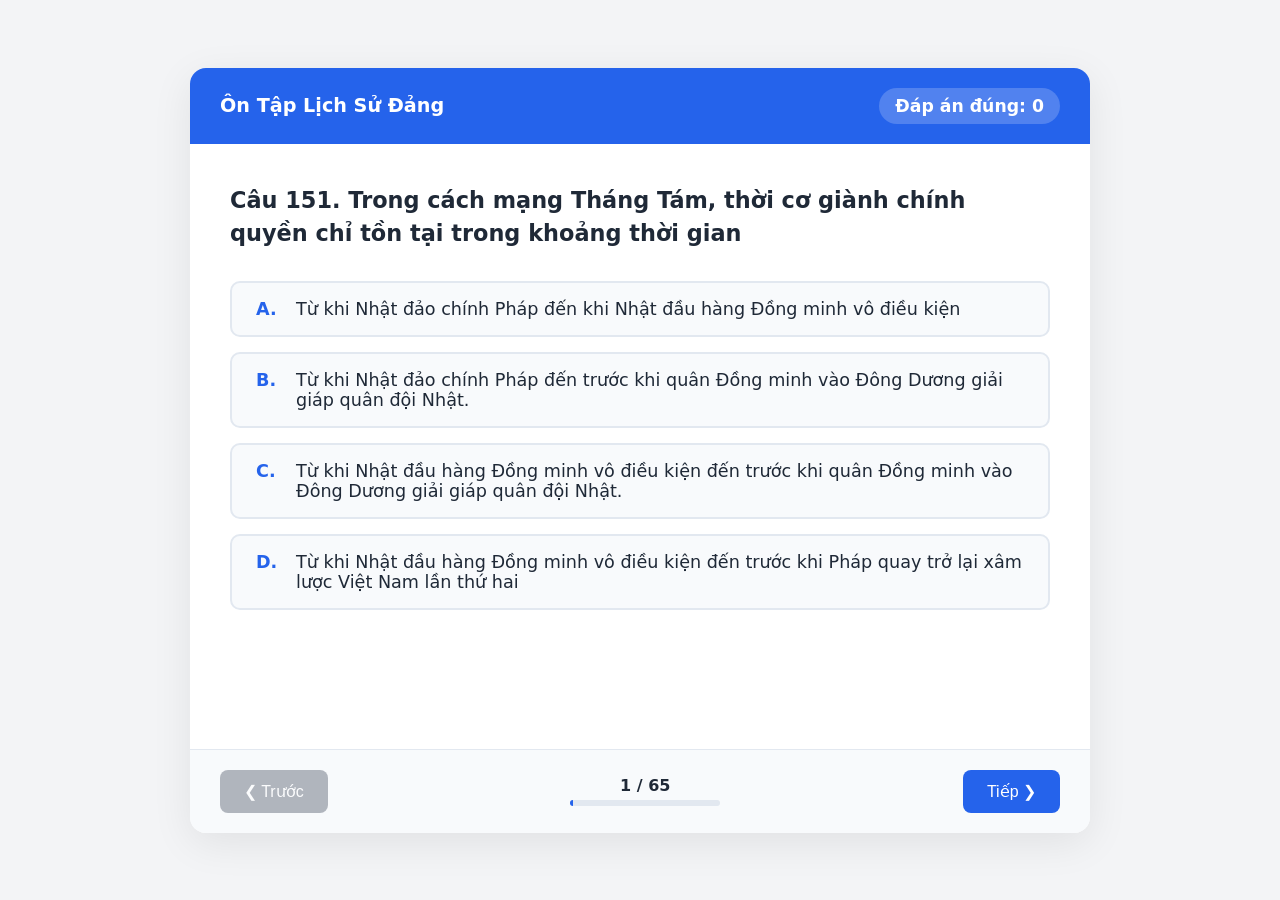
<file: question.html>
<!doctype html>
<html lang="vi">
  <head>
    <meta charset="UTF-8" />
    <meta name="viewport" content="width=device-width, initial-scale=1.0" />
    <title>Trắc Nghiệm Lịch Sử Đảng</title>
    <!-- STREAMING_CHUNK:Styling the layout... -->
    <style>
      :root {
        --primary: #2563eb;
        --primary-hover: #1d4ed8;
        --success: #10b981;
        --success-bg: #d1fae5;
        --danger: #ef4444;
        --danger-bg: #fee2e2;
        --bg-color: #f3f4f6;
        --text-main: #1f2937;
        --text-muted: #6b7280;
      }

      body {
        font-family:
          "Segoe UI",
          system-ui,
          -apple-system,
          sans-serif;
        margin: 0;
        padding: 0;
        background-color: var(--bg-color);
        display: flex;
        justify-content: center;
        align-items: center;
        min-height: 100vh;
      }

      .app-container {
        width: 100%;
        max-width: 900px;
        height: 85vh;
        background: white;
        border-radius: 16px;
        box-shadow: 0 10px 40px rgba(0, 0, 0, 0.08);
        display: flex;
        flex-direction: column;
        overflow: hidden;
        margin: 20px;
      }

      .header {
        background: var(--primary);
        color: white;
        padding: 20px 30px;
        display: flex;
        justify-content: space-between;
        align-items: center;
        font-size: 1.2em;
        font-weight: 600;
      }

      .score-badge {
        background: rgba(255, 255, 255, 0.2);
        padding: 8px 16px;
        border-radius: 20px;
        font-size: 0.9em;
      }

      #slides-container {
        flex: 1;
        position: relative;
        overflow-y: auto;
        padding: 40px;
      }

      /* STREAMING_CHUNK:Styling slides and options... */
      .slide {
        display: none;
        flex-direction: column;
        animation: slideIn 0.4s ease-out forwards;
      }

      .slide.active {
        display: flex;
      }

      @keyframes slideIn {
        from {
          opacity: 0;
          transform: translateX(20px);
        }
        to {
          opacity: 1;
          transform: translateX(0);
        }
      }

      .question {
        font-size: 1.4em;
        color: var(--text-main);
        margin-bottom: 30px;
        font-weight: 600;
        line-height: 1.5;
      }

      .options {
        display: flex;
        flex-direction: column;
        gap: 15px;
      }

      .option {
        background-color: #f8fafc;
        padding: 16px 24px;
        border-radius: 10px;
        border: 2px solid #e2e8f0;
        cursor: pointer;
        font-size: 1.1em;
        color: var(--text-main);
        transition: all 0.2s ease;
        display: flex;
        align-items: flex-start;
      }

      .option:hover:not(.disabled) {
        border-color: var(--primary);
        background-color: #eff6ff;
        transform: translateY(-2px);
      }

      .option .prefix {
        font-weight: bold;
        margin-right: 15px;
        color: var(--primary);
        min-width: 25px;
      }

      /* States for answers */
      .option.disabled {
        cursor: default;
        pointer-events: none;
      }

      .option.correct {
        background-color: var(--success-bg);
        border-color: var(--success);
        color: #065f46;
      }

      .option.correct .prefix {
        color: var(--success);
      }

      .option.wrong {
        background-color: var(--danger-bg);
        border-color: var(--danger);
        color: #991b1b;
      }

      .option.wrong .prefix {
        color: var(--danger);
      }

      .option.faded {
        opacity: 0.5;
      }

      /* STREAMING_CHUNK:Styling controls... */
      .controls {
        padding: 20px 30px;
        background: #f8fafc;
        border-top: 1px solid #e2e8f0;
        display: flex;
        justify-content: space-between;
        align-items: center;
      }

      button {
        background-color: var(--primary);
        color: white;
        border: none;
        padding: 12px 24px;
        border-radius: 8px;
        font-size: 1em;
        font-weight: 500;
        cursor: pointer;
        transition:
          background 0.3s,
          opacity 0.3s;
        display: flex;
        align-items: center;
        gap: 8px;
      }

      button:hover:not(:disabled) {
        background-color: var(--primary-hover);
      }

      button:disabled {
        background-color: var(--text-muted);
        opacity: 0.5;
        cursor: not-allowed;
      }

      .progress-container {
        display: flex;
        flex-direction: column;
        align-items: center;
        gap: 5px;
      }

      .progress-text {
        font-weight: 600;
        color: var(--text-main);
      }

      .progress-bar-bg {
        width: 150px;
        height: 6px;
        background: #e2e8f0;
        border-radius: 3px;
        overflow: hidden;
      }

      .progress-bar-fill {
        height: 100%;
        background: var(--primary);
        width: 0%;
        transition: width 0.3s ease;
      }
    </style>
  </head>
  <body>
    <div class="app-container">
      <div class="header">
        <div>Ôn Tập Lịch Sử Đảng</div>
        <div class="score-badge">Đáp án đúng: <span id="score">0</span></div>
      </div>

      <div id="slides-container">
        <!-- Slides content -->
      </div>

      <div class="controls">
        <button id="prevBtn" onclick="prevSlide()" disabled>
          &#10094; Trước
        </button>
        <div class="progress-container">
          <span class="progress-text" id="progress-text">1 / 0</span>
          <div class="progress-bar-bg">
            <div class="progress-bar-fill" id="progress-bar"></div>
          </div>
        </div>
        <button id="nextBtn" onclick="nextSlide()">Tiếp &#10095;</button>
      </div>
    </div>

    <!-- STREAMING_CHUNK:Loading question data... -->
    <script>
      const questionsData = [
        // Ảnh 1
        {
          q: "Câu 151. Trong cách mạng Tháng Tám, thời cơ giành chính quyền chỉ tồn tại trong khoảng thời gian",
          opt: [
            {
              p: "A",
              t: "Từ khi Nhật đảo chính Pháp đến khi Nhật đầu hàng Đồng minh vô điều kiện",
              c: false,
            },
            {
              p: "B",
              t: "Từ khi Nhật đảo chính Pháp đến trước khi quân Đồng minh vào Đông Dương giải giáp quân đội Nhật.",
              c: false,
            },
            {
              p: "C",
              t: "Từ khi Nhật đầu hàng Đồng minh vô điều kiện đến trước khi quân Đồng minh vào Đông Dương giải giáp quân đội Nhật.",
              c: true,
            },
            {
              p: "D",
              t: "Từ khi Nhật đầu hàng Đồng minh vô điều kiện đến trước khi Pháp quay trở lại xâm lược Việt Nam lần thứ hai",
              c: false,
            },
          ],
        },
        {
          q: "Câu 152. Lệnh Tổng khởi nghĩa trong cả nước của Ủy ban Khởi nghĩa toàn quốc nằm trong nội dung văn bản nào?",
          opt: [
            {
              p: "A",
              t: "Kết luận của Hội nghị quân sự cách mạng Bắc Kỳ",
              c: false,
            },
            { p: "B", t: "Quân lệnh số 1", c: true },
            { p: "C", t: "Nghị quyết Hội nghị toàn quốc", c: false },
            { p: "D", t: "10 chính sách lớn của Việt Minh", c: false },
          ],
        },
        {
          q: "Câu 153. Khẩu hiệu đấu tranh trong Tổng khởi nghĩa Cách mạng Tháng Tám là:",
          opt: [
            {
              p: "A",
              t: "Thành lập chính quyền cách mạng của nhân dân Đông Dương",
              c: false,
            },
            {
              p: "B",
              t: "Phản đối xâm lược! Hoàn toàn độc lập! Chính quyền nhân dân!",
              c: false,
            },
            { p: "C", t: "Dân tộc trên hết, Tổ quốc trên hết", c: false },
            { p: "D", t: "Đánh đuổi phát xít Nhật", c: true },
          ],
        },
        {
          q: "Câu 154. Cách mạng Tháng Tám chĩa mũi nhọn tấn công vào kẻ thù nào?",
          opt: [
            { p: "A", t: "Pháp - Nhật", c: false },
            { p: "B", t: "Pháp - Nhật và chế độ phong kiến", c: false },
            { p: "C", t: "Chế độ phong kiến", c: false },
            { p: "D", t: "Phát xít Nhật", c: true },
          ],
        },
        {
          q: "Câu 155. Cách mạng Tháng Tám 1945 thành công ở Hà Nội vào thời gian nào?",
          opt: [
            { p: "A", t: "19/8/1945", c: true },
            { p: "B", t: "23/8/1945", c: false },
            { p: "C", t: "25/8/1945", c: false },
            { p: "D", t: "2/9/1945", c: false },
          ],
        },
        {
          q: "Câu 156. Cách mạng Tháng Tám 1945 thành công ở Sài Gòn vào thời gian nào?",
          opt: [
            { p: "A", t: "19/8/1945", c: false },
            { p: "B", t: "23/8/1945", c: false },
            { p: "C", t: "25/8/1945", c: true },
            { p: "D", t: "2/9/1945", c: false },
          ],
        },
        {
          q: "Câu 157. Ngày 30/8/1945 ghi dấu sự kiện lịch sử gì của dân tộc Việt Nam?",
          opt: [
            { p: "A", t: "Vua Bảo Đại thoái vị", c: true },
            { p: "B", t: "Cách mạng Tháng Tám thành công", c: false },
            {
              p: "C",
              t: "Tổng khởi nghĩa giành chính quyền ở Sài Gòn",
              c: false,
            },
            {
              p: "D",
              t: "Tổng khởi nghĩa giành chính quyền ở Hà Nội",
              c: false,
            },
          ],
        },
        {
          q: "Câu 158. Trong thời gian bao lâu, Tổng khởi nghĩa Cách mạng Tháng Tám 1945 giành được chính quyền?",
          opt: [
            { p: "A", t: "10 ngày", c: false },
            { p: "B", t: "15 ngày", c: true },
            { p: "C", t: "20 ngày", c: false },
            { p: "D", t: "25 ngày", c: false },
          ],
        },
        {
          q: "Câu 159. Vì sao từ ngày 14 đến ngày 18/8/1945, tuy chưa nhận được lệnh tổng khởi nghĩa nhưng đảng bộ nhiều địa phương đã phát động nhân dân nổi dậy khởi nghĩa?",
          opt: [
            {
              p: "A",
              t: "Do căn cứ vào tình hình thực tế của cách mạng thế giới.",
              c: false,
            },
            {
              p: "B",
              t: "Do nắm vững tinh thần các nghị quyết, chỉ thị trước đó của Đảng",
              c: true,
            },
            {
              p: "C",
              t: "Do mâu thuẫn dân tộc không thể điều hòa được nữa",
              c: false,
            },
            {
              p: "D",
              t: "Do sự nhạy bén của đảng bộ các địa phương đó",
              c: false,
            },
          ],
        },
        {
          q: "Câu 160. Nhân tố chủ yếu nhất quyết định thắng lợi của Cách mạng Tháng Tám năm 1945?",
          opt: [
            { p: "A", t: "Mâu thuẫn dân tộc gay gắt", c: false },
            { p: "B", t: "Sức mạnh của liên minh công nông", c: false },
            { p: "C", t: "Sự lãnh đạo của Đảng", c: true },
          ],
        },

        // Ảnh 2
        {
          q: "Câu 161. Đặc điểm nổi bật về hình thức, phương pháp giành chính quyền trong Cách mạng Tháng Tám năm 1945 ở Việt Nam là:",
          opt: [
            { p: "A", t: "Đấu tranh chính trị", c: false },
            { p: "B", t: "Đấu tranh vũ trang", c: false },
            {
              p: "C",
              t: "Đấu tranh chính trị kết hợp với đấu tranh vũ trang",
              c: true,
            },
            { p: "D", t: "Đấu tranh công khai, hợp pháp", c: false },
          ],
        },
        {
          q: "Câu 162. Nội dung nào sau đây không phải là ý nghĩa của Cách mạng Tháng Tám năm 1945?",
          opt: [
            {
              p: "A",
              t: "Phá tan xiềng xích nô lệ của Pháp - Nhật và phong kiến, đem lại độc lập tự do cho dân tộc",
              c: false,
            },
            {
              p: "B",
              t: "Mở ra một kỉ nguyên mới trong lịch sử dân tộc: độc lập dân tộc gắn liền với CNXH",
              c: true,
            },
            {
              p: "C",
              t: "Đã góp phần làm phong phú thêm kho tàng lý luận của chủ nghĩa Mác - Lênin",
              c: false,
            },
            {
              p: "D",
              t: "Chấm dứt sự tồn tại của chế độ quân chủ chuyên chế hàng nghìn năm, lập nên nước Việt Nam Dân chủ Cộng hòa",
              c: false,
            },
          ],
        },
        {
          q: "Câu 163. Luận điểm nào sau đây không phải là ý nghĩa đối với quốc tế của Cách mạng Tháng Tám năm 1945?",
          opt: [
            {
              p: "A",
              t: "Cách mạng Tháng Tám mở ra kỷ nguyên mới trong tiến trình lịch sử dân tộc, kỷ nguyên độc lập, tự do và hướng tới CNXH",
              c: true,
            },
            {
              p: "B",
              t: "Cách mạng Tháng Tám không chỉ là chiến công của dân tộc Việt Nam mà còn là chiến công chung của các dân tộc thuộc địa đang đấu tranh vì độc lập tự do",
              c: false,
            },
            {
              p: "C",
              t: "Cách mạng Tháng Tám chứng tỏ cuộc CMGPDT ở một nước thuộc địa do Đảng cộng sản lãnh đạo hoàn toàn có khả năng giành thắng lợi...",
              c: false,
            },
            {
              p: "D",
              t: "Cách mạng Tháng Tám đã góp phần làm phong phú thêm kho tàng lý luận của chủ nghĩa Mác - Lênin về CMGPDT",
              c: false,
            },
          ],
        },
        {
          q: "Câu 164. Thắng lợi của Cách mạng Tháng Tám đã giải quyết thành công vấn đề cơ bản của một cuộc cách mạng xã hội là:",
          opt: [
            { p: "A", t: "Vấn đề chính quyền", c: true },
            { p: "B", t: "Vấn đề ruộng đất", c: false },
            { p: "C", t: "Vấn đề xóa bỏ áp bức bất công", c: false },
            { p: "D", t: "Vấn đề dân sinh, dân chủ", c: false },
          ],
        },
        {
          q: "Câu 165. Thắng lợi của Cách mạng Tháng Tám năm 1945 chỉ ra trong cách mạng thuộc địa phải đặt nhiệm vụ nào lên hàng đầu?",
          opt: [
            { p: "A", t: "Nhiệm vụ giải phóng dân tộc", c: true },
            { p: "B", t: "Nhiệm vụ cách mạng ruộng đất", c: false },
            {
              p: "C",
              t: "Nhiệm vụ đánh đổ chế độ quân chủ chuyên chế",
              c: false,
            },
            {
              p: "D",
              t: "Nhiệm vụ đấu tranh đòi dân sinh, dân chủ, cải thiện đời sống nhân dân",
              c: false,
            },
          ],
        },
        {
          q: "Câu 166. Luận điểm nào sau đây không đúng về mối quan hệ giữa hai nhiệm vụ độc lập dân tộc và cách mạng ruộng đất trong Cách mạng Tháng Tám năm 1945?",
          opt: [
            {
              p: "A",
              t: "Phải đặt nhiệm vụ giải phóng dân tộc lên hàng đầu",
              c: false,
            },
            {
              p: "B",
              t: "Nhiệm vụ cách mạng ruộng đất cần tạm gác lại, thực hiện từng bước thích hợp nhằm phục vụ cho nhiệm vụ chống đế quốc",
              c: false,
            },
            {
              p: "C",
              t: "Nhiệm vụ giải phóng dân tộc và cách mạng ruộng đất quan trọng ngang nhau nên phải đồng thời thực hiện hai nhiệm vụ",
              c: true,
            },
            { p: "D", t: "Không có đáp án", c: false },
          ],
        },
        {
          q: "Câu 167. Luận điểm nào sau đây là đúng về nhiệm vụ cách mạng ruộng đất trong Cách mạng Tháng Tám năm 1945?",
          opt: [
            {
              p: "A",
              t: "Nhiệm vụ cách mạng ruộng đất được đặt lên hàng đầu",
              c: false,
            },
            {
              p: "B",
              t: "Nhiệm vụ cách mạng ruộng đất được tạm gác lại nhằm phục vụ cho nhiệm vụ chống đế quốc",
              c: true,
            },
            {
              p: "C",
              t: "Nhiệm vụ cách mạng ruộng đất được thực hiện cùng nhiệm vụ chống đế quốc",
              c: false,
            },
          ],
        },

        /* STREAMING_CHUNK:Loading more questions... */
        // Ảnh 3
        {
          q: "Câu 119. Khi quân Nhật tiến vào Đông Dương (9/1940), thực dân Pháp đã làm gì?",
          opt: [
            {
              p: "A",
              t: "Đón tiếp và bắt tay với Nhật để cùng cai trị Đông Dương",
              c: false,
            },
            {
              p: "B",
              t: "Ráo riết chuẩn bị, chờ thời cơ phản công quân Nhật.",
              c: false,
            },
            { p: "C", t: "Nhanh chóng đầu hàng.", c: true },
            { p: "D", t: "Ra sức vơ vét, bóc lột nhân dân ta.", c: false },
          ],
        },
        {
          q: "Câu 120. Tháng 9/1940, sự kiện lịch sử nổi bật ở Đông Dương là:",
          opt: [
            { p: "A", t: "Phát xít Nhật vào Đông Dương", c: true },
            {
              p: "B",
              t: "Nhật đảo chính Pháp, độc chiếm Đông Dương",
              c: false,
            },
            {
              p: "C",
              t: "Thực dân Pháp thi hành chính sách thời chiến, tăng cường đàn áp, khủng bố cách mạng",
              c: false,
            },
            {
              p: "D",
              t: "Các cuộc đấu tranh vũ trang của nhân dân liên tiếp diễn ra",
              c: false,
            },
          ],
        },
        {
          q: "Câu 121. Lá cờ đỏ sao vàng lần đầu tiên xuất hiện trong cuộc khởi nghĩa nào?",
          opt: [
            { p: "A", t: "Khởi nghĩa Bắc Sơn", c: false },
            { p: "B", t: "Khởi nghĩa Nam Kỳ", c: true },
            { p: "C", t: "Khởi nghĩa Ba Tơ", c: false },
            { p: "D", t: "Binh biến Đô Lương", c: false },
          ],
        },
        {
          q: "Câu 122. Ban Chấp hành Trung ương Đảng xác định chuẩn bị khởi nghĩa vũ trang là nhiệm vụ trung tâm tại hội nghị nào?",
          opt: [
            { p: "A", t: "Hội nghị tháng 10/1930", c: false },
            { p: "B", t: "Hội nghị tháng 11/1939", c: false },
            { p: "C", t: "Hội nghị tháng 11/1941", c: false },
            { p: "D", t: "Hội nghị tháng 5/1941", c: true },
          ],
        },
        {
          q: "Câu 123. Hội nghị lần thứ tám của Ban Chấp hành Trung ương Đảng Cộng sản Đông Dương (5/1941) được tổ chức ở đâu?",
          opt: [
            { p: "A", t: "Hà Quảng - Cao Bằng", c: true },
            { p: "B", t: "Sơn Dương - Tuyên Quang", c: false },
            { p: "C", t: "Định Hóa - Thái Nguyên", c: false },
            { p: "D", t: "Từ Sơn - Bắc Ninh", c: false },
          ],
        },
        {
          q: "Câu 124. Hội nghị lần thứ tám của Ban Chấp hành Trung ương Đảng Cộng sản Đông Dương (5/1941) do đồng chí nào chủ trì?",
          opt: [
            { p: "A", t: "Đồng chí Nguyễn Ái Quốc", c: true },
            { p: "B", t: "Đồng chí Võ Văn Tần", c: false },
            { p: "C", t: "Đồng chí Trường Chinh", c: false },
            { p: "D", t: "Đồng chí Lê Duẩn", c: false },
          ],
        },
        {
          q: "Câu 125. Hội nghị lần thứ tám của Ban Chấp hành Trung ương Đảng (5/1941) bầu đồng chí nào làm Tổng Bí thư?",
          opt: [
            { p: "A", t: "Đồng chí Nguyễn Ái Quốc", c: false },
            { p: "B", t: "Đồng chí Võ Văn Tần", c: false },
            { p: "C", t: "Đồng chí Trường Chinh", c: true },
            { p: "D", t: "Đồng chí Lê Duẩn", c: false },
          ],
        },
        {
          q: "Câu 126. Hội nghị lần thứ tám của Ban Chấp hành Trung ương Đảng (5/1941) nhấn mạnh mâu thuẫn chủ yếu đòi hỏi phải được giải quyết cấp bách là:",
          opt: [
            {
              p: "A",
              t: "Mâu thuẫn giữa dân tộc Việt Nam với Pháp xâm lược",
              c: false,
            },
            {
              p: "B",
              t: "Mâu thuẫn giữa dân tộc Việt Nam với phát xít Nhật",
              c: false,
            },
            {
              p: "C",
              t: "Mâu thuẫn giữa dân tộc Việt Nam với Pháp và Nhật",
              c: true,
            },
            {
              p: "D",
              t: "Mâu thuẫn giữa giai cấp nông dân và địa chủ phong kiến",
              c: false,
            },
          ],
        },
        {
          q: 'Câu 127. Trong cao trào cách mạng giải phóng dân tộc (1939 - 1945), hội nghị nào khẳng định dứt khoát chủ trương "phải thay đổi chiến lược"?',
          opt: [
            {
              p: "A",
              t: "Hội nghị Ban Chấp hành Trung ương 6 (11/1939)",
              c: false,
            },
            {
              p: "B",
              t: "Hội nghị Ban Chấp hành Trung ương 7 (11/1940)",
              c: false,
            },
            {
              p: "C",
              t: "Hội nghị Ban Chấp hành Trung ương 8 (5/1941)",
              c: true,
            },
            { p: "D", t: "Hội nghị Toàn quốc (8/1945)", c: false },
          ],
        },

        // Ảnh 4
        {
          q: "Câu 84. Nguyên nhân chủ yếu dẫn đến sự bùng nổ và phát triển của phong trào CMVN 1930 - 1931 là:",
          opt: [
            {
              p: "A",
              t: "Tác động tiêu cực của cuộc khủng hoảng kinh tế thế giới 1929 - 1933",
              c: false,
            },
            {
              p: "B",
              t: "Chính sách khủng bố trắng của thực dân Pháp",
              c: false,
            },
            {
              p: "C",
              t: "Chính sách tăng cường vơ vét bóc lột của thực dân Pháp",
              c: false,
            },
            { p: "D", t: "Sự lãnh đạo của ĐCSVN", c: true },
          ],
        },
        {
          q: "Câu 85. Tổ chức mặt trận đầu tiên của CMVN để tập hợp, đoàn kết các giai cấp, tầng lớp dân tộc... là:",
          opt: [
            { p: "A", t: "Hội Việt Nam Cách mạng Thanh niên", c: false },
            { p: "B", t: "Hội Phản đế đồng minh", c: true },
            { p: "C", t: "Mặt trận Việt Nam độc lập đồng minh", c: false },
            { p: "D", t: "Mặt trận Liên Việt", c: false },
          ],
        },
        {
          q: "Câu 86. Luận điểm nào sau đây không phải là kinh nghiệm rút ra từ phong trào cách mạng 1930 - 1931?",
          opt: [
            {
              p: "A",
              t: "Kinh nghiệm về kết hợp hai nhiệm vụ chiến lược phản đế và phản phong kiến",
              c: false,
            },
            {
              p: "B",
              t: "Kinh nghiệm về kết hợp phong trào đấu tranh của công nhân với phong trào đấu tranh của nông dân",
              c: false,
            },
            {
              p: "C",
              t: "Kinh nghiệm về kết hợp phong trào cách mạng ở nông thôn với phong trào cách mạng ở thành thị",
              c: false,
            },
            {
              p: "D",
              t: "Kinh nghiệm về kết hợp đấu tranh vũ trang với đấu tranh ngoại giao",
              c: true,
            },
          ],
        },
        {
          q: "Câu 87. Luận điểm nào sau đây không phải là ý nghĩa lịch sử của phong trào cách mạng 1930 - 1931?",
          opt: [
            {
              p: "A",
              t: "Giải phóng một vùng đất đai rộng lớn làm căn cứ cho phong trào đấu tranh",
              c: true,
            },
            {
              p: "B",
              t: "Khẳng định trong thực tế quyền lãnh đạo và năng lực lãnh đạo cách mạng của giai cấp vô sản",
              c: false,
            },
            {
              p: "C",
              t: "Đem lại cho nông dân niềm tin vững chắc vào giai cấp vô sản",
              c: false,
            },
            {
              p: "D",
              t: "Đem lại cho đông đảo quần chúng công nông niềm tin vào sức lực cách mạng vĩ đại của mình",
              c: false,
            },
          ],
        },
        {
          q: 'Câu 88. "Con đường của thanh niên chỉ có thể là con đường cách mạng" là câu nói trước lúc hy sinh của chiến sĩ cộng sản nào?',
          opt: [
            { p: "A", t: "Lý Tự Trọng", c: true },
            { p: "B", t: "Nguyễn Đức Cảnh", c: false },
            { p: "C", t: "Võ Thị Sáu", c: false },
            { p: "D", t: "Nguyễn Thị Minh Khai", c: false },
          ],
        },
        {
          q: "Câu 89. Chương trình hành động của Đảng Cộng sản Đông Dương (6/1932) vạch ra nhiều nhiệm vụ đấu tranh trước mắt để:",
          opt: [
            {
              p: "A",
              t: "Phát triển tổ chức Đảng trên khắp đất nước",
              c: false,
            },
            {
              p: "B",
              t: "Thúc đẩy các cuộc đấu tranh của nhân dân phát triển mạnh mẽ hơn nữa",
              c: false,
            },
            {
              p: "C",
              t: "Khôi phục hệ thống tổ chức Đảng và phong trào cách mạng",
              c: true,
            },
            {
              p: "D",
              t: "Đối phó lại với sự đàn áp, khủng bố của kẻ thù",
              c: false,
            },
          ],
        },
        {
          q: "Câu 90. ĐH ĐBTQ lần thứ I của Đảng diễn ra vào thời gian nào? Ở đâu?",
          opt: [
            { p: "A", t: "Tháng 3/1935 tại Ma Cao (Trung Quốc)", c: true },
            { p: "B", t: "Tháng 7/1936 tại Ma Cao (Trung Quốc)", c: false },
            { p: "C", t: "Tháng 3/1935 tại Hồng Kông (Trung Quốc)", c: false },
            { p: "D", t: "Tháng 7/1936 tại Hồng Kông (Trung Quốc)", c: false },
          ],
        },
        {
          q: "Câu 91. ĐH ĐBTQ lần thứ I (3/1935) của Đảng Cộng sản Đông Dương đã bầu ai làm Tổng Bí thư?",
          opt: [
            { p: "A", t: "Trần Phú", c: false },
            { p: "B", t: "Lê Hồng Phong", c: false },
            { p: "C", t: "Hà Huy Tập", c: true },
            { p: "D", t: "Nguyễn Văn Cừ", c: false },
          ],
        },

        /* STREAMING_CHUNK:Loading more questions... */
        // Ảnh 5 (Tiếp)
        {
          q: "Câu 92. Nội dung nào dưới đây không phải là nhiệm vụ trước mắt mà Đảng Cộng sản Đông Dương đề ra trong ĐH ĐBTQ lần thứ I (3/1935)?",
          opt: [
            { p: "A", t: "Củng cố và phát triển Đảng", c: false },
            {
              p: "B",
              t: "Đẩy mạnh cuộc vận động tập hợp quần chúng",
              c: false,
            },
            {
              p: "C",
              t: "Đẩy mạnh hoạt động đấu tranh giải phóng dân tộc",
              c: true,
            },
            {
              p: "D",
              t: "Mở rộng tuyên truyền chống đế quốc, chống chiến tranh, ủng hộ Liên Xô và ủng hộ cách mạng Trung Quốc",
              c: false,
            },
          ],
        },
        {
          q: "Câu 93. ĐH ĐBTQ lần thứ I (3/1935) của Đảng Cộng sản Đông Dương đánh dấu:",
          opt: [
            {
              p: "A",
              t: "Bước ngoặt phát triển mới của cách mạng Đông Dương",
              c: false,
            },
            {
              p: "B",
              t: "Bước trưởng thành mới của Đảng về mặt tổ chức và hoạch định đường lối cách mạng",
              c: false,
            },
            {
              p: "C",
              t: "Sự phục hồi hệ thống tổ chức của Đảng và phong trào cách mạng quần chúng",
              c: true,
            },
            {
              p: "D",
              t: "Đảng Cộng sản Đông Dương được Quốc tế Cộng sản công nhận là một chi bộ độc lập",
              c: false,
            },
          ],
        },
        {
          q: "Câu 94. Đại hội lần thứ VII (7/1935) của Quốc tế Cộng sản họp tại Matxcơva xác định nhiệm vụ trước mắt của giai cấp công nhân và nhân dân lao động thế giới là:",
          opt: [
            {
              p: "A",
              t: "Phát triển lực lượng cách mạng, tập trung chống chủ nghĩa đế quốc",
              c: false,
            },
            {
              p: "B",
              t: "Đẩy mạnh cuộc đấu tranh giải phóng giai cấp ở các nước chính quốc và cuộc đấu tranh giải phóng dân tộc ở các nước thuộc địa",
              c: false,
            },
            {
              p: "C",
              t: "Chống chủ nghĩa phát xít, chống chiến tranh, bảo vệ dân chủ và hòa bình",
              c: true,
            },
            {
              p: "D",
              t: "Củng cố lực lượng cách mạng, đấu tranh chống chủ nghĩa đế quốc, chủ nghĩa phát xít",
              c: false,
            },
          ],
        },
        {
          q: "Câu 95. Ai là người dẫn đầu đoàn đại biểu của Đảng Cộng sản Đông Dương tham dự Đại hội VII Quốc tế Cộng sản tại Matxcơva (7/1935)?",
          opt: [
            { p: "A", t: "Lê Hồng Phong", c: true },
            { p: "B", t: "Nguyễn Văn Cừ", c: false },
            { p: "C", t: "Hà Huy Tập", c: false },
            { p: "D", t: "Nguyễn Ái Quốc", c: false },
          ],
        },
        {
          q: "Câu 96. Hội nghị Ban Chấp hành Trung ương Đảng Cộng sản Đông Dương (7/1936) xác định nhiệm vụ trước mắt của cách mạng Đông Dương là:",
          opt: [
            { p: "A", t: "Chống đế quốc giành độc lập dân tộc", c: false },
            {
              p: "B",
              t: "Chống phong kiến, chia ruộng đất cho dân cày",
              c: false,
            },
            {
              p: "C",
              t: "Chống phát xít, chống chiến tranh đế quốc, chống phản động thuộc địa và tay sai",
              c: true,
            },
            {
              p: "D",
              t: "Thành lập mặt trận nhân dân phản đế rộng rãi",
              c: false,
            },
          ],
        },
        {
          q: "Câu 97. Điều kiện nào tạo ra khả năng đấu tranh công khai, hợp pháp cho phong trào cách mạng Đông Dương giai đoạn 1936 - 1939?",
          opt: [
            {
              p: "A",
              t: "Sự xuất hiện chủ nghĩa phát xít và nguy cơ chiến tranh thế giới",
              c: false,
            },
            {
              p: "B",
              t: "Chính phủ Mặt trận nhân dân Pháp lên cầm quyền",
              c: true,
            },
            {
              p: "C",
              t: "Đảng Cộng sản Đông Dương đang phát triển mạnh mẽ tổ chức đảng và các tổ chức quần chúng rộng rãi",
              c: false,
            },
            {
              p: "D",
              t: "Tinh thần đấu tranh của nhân dân ngày càng được nâng cao",
              c: false,
            },
          ],
        },
        {
          q: "Câu 98. Nguyên nhân chính của việc Đảng Cộng sản Đông Dương lãnh đạo đấu tranh đòi tự do, dân chủ, cơm áo và hòa bình công khai, hợp pháp thời kỳ 1936 - 1939?",
          opt: [
            {
              p: "A",
              t: "Chính phủ Mặt trận nhân dân Pháp ban bố nhiều quyền tự do, dân chủ, trong đó có những quyền được áp dụng ở thuộc địa",
              c: true,
            },
            {
              p: "B",
              t: "Ở Đông Dương bọn trực tiếp cầm quyền và tay sai không chịu thi hành các chính sách tiến bộ của Chính phủ Mặt trận nhân dân Pháp",
              c: false,
            },
            {
              p: "C",
              t: "Ở Đông Dương, nhiều tù chính trị cộng sản được trả tự do đã tích cực hoạt động thúc đẩy phong trào cách mạng phát triển",
              c: false,
            },
            {
              p: "D",
              t: "Mọi tầng lớp xã hội đều mong muốn đấu tranh đòi tự do, dân chủ, cơm áo và hòa bình",
              c: false,
            },
          ],
        },

        // Ảnh 6
        {
          q: "Câu 1. Nội dung nào của tình hình thế giới đã làm biến đổi Việt Nam sâu sắc ở cuối thế kỷ XIX đầu thế kỷ XX?",
          opt: [
            {
              p: "A",
              t: "CNTB chuyển từ giai đoạn tự do cạnh tranh sang giai đoạn đế quốc chủ nghĩa",
              c: true,
            },
            {
              p: "B",
              t: "Sự phát triển của phong trào giải phóng dân tộc ở các nước thuộc địa",
              c: false,
            },
            {
              p: "C",
              t: "Cách mạng Tháng Mười Nga thành công (1917)",
              c: false,
            },
            { p: "D", t: "Sự ra đời của Quốc tế Cộng sản (1919)", c: false },
          ],
        },
        {
          q: "Câu 2. Thời gian và địa điểm thực dân Pháp nổ súng mở đầu cho cuộc chiến tranh xâm lược Việt Nam lần thứ nhất?",
          opt: [
            { p: "A", t: "1858 - tại Lăng Cô, Huế", c: false },
            { p: "B", t: "1883 - tại Thanh Trì, Hà Nội", c: false },
            { p: "C", t: "1858 - tại Sơn Trà, Đà Nẵng", c: true },
            { p: "D", t: "1858 - tại chợ Bến Thành, Sài Gòn", c: false },
          ],
        },
        {
          q: 'Câu 3. Trước khi ra đi tìm đường cứu nước, người thanh niên yêu nước Nguyễn Tất Thành đã đánh giá Việt Nam trở thành "một xứ thuộc địa, dân ta là vong quốc nô..." là sau sự kiện nào?',
          opt: [
            {
              p: "A",
              t: "Thực dân Pháp nổ súng xâm lược Việt Nam (1/9/1858)",
              c: false,
            },
            {
              p: "B",
              t: "Triều đình nhà Nguyễn kí hiệp ước thỏa hiệp với Pháp năm 1862",
              c: false,
            },
            {
              p: "C",
              t: "Triều đình nhà Nguyễn kí hiệp ước Patenôtre với Pháp (6/6/1884)",
              c: true,
            },
            {
              p: "D",
              t: "Thực dân Pháp thực hiện chính sách khai thác thuộc địa lần thứ nhất (1897 - 1914)",
              c: false,
            },
          ],
        },
        {
          q: "Câu 4. Trong xã hội phong kiến, mâu thuẫn nào là lớn nhất ở Việt Nam?",
          opt: [
            { p: "A", t: "Mâu thuẫn dân tộc", c: false },
            { p: "B", t: "Mâu thuẫn dân tộc và giai cấp", c: false },
            { p: "C", t: "Mâu thuẫn giai cấp", c: true },
            { p: "D", t: "Không có mâu thuẫn nào", c: false },
          ],
        },
        {
          q: "Câu 5. Ở Việt Nam, mâu thuẫn nào kéo dài từ thời xã hội phong kiến sang xã hội thuộc địa nửa phong kiến?",
          opt: [
            { p: "A", t: "Mâu thuẫn giữa nông dân với địa chủ", c: true },
            { p: "B", t: "Mâu thuẫn giữa vô sản với tư sản", c: false },
            { p: "C", t: "Mâu thuẫn giữa địa chủ với tư sản", c: false },
            { p: "D", t: "Mâu thuẫn giữa tiểu tư sản với tư sản", c: false },
          ],
        },
        {
          q: "Câu 6. Mâu thuẫn cơ bản và chủ yếu ở Việt Nam cuối thế kỷ XIX, đầu thế kỷ XX là?",
          opt: [
            {
              p: "A",
              t: "Mâu thuẫn giữa giai cấp nông dân với giai cấp địa chủ phong kiến",
              c: false,
            },
            {
              p: "B",
              t: "Mâu thuẫn giữa giai cấp công nhân với giai cấp tư sản",
              c: false,
            },
            {
              p: "C",
              t: "Mâu thuẫn giữa giai cấp công nhân và nông dân với thực dân Pháp",
              c: false,
            },
            {
              p: "D",
              t: "Mâu thuẫn giữa dân tộc Việt Nam với thực dân Pháp và tay sai",
              c: true,
            },
          ],
        },
        {
          q: "Câu 7. Sau khi thực dân Pháp tiến hành cai trị nước ta, tính chất xã hội Việt Nam đã thay đổi như thế nào?",
          opt: [
            {
              p: "A",
              t: "Từ xã hội nửa phong kiến sang xã hội thuộc địa nửa phong kiến",
              c: false,
            },
            {
              p: "B",
              t: "Từ xã hội nửa phong kiến sang xã hội thuộc địa",
              c: false,
            },
            {
              p: "C",
              t: "Từ xã hội phong kiến sang xã hội thuộc địa",
              c: false,
            },
            {
              p: "D",
              t: "Từ xã hội phong kiến sang xã hội thuộc địa nửa phong kiến",
              c: true,
            },
          ],
        },
        {
          q: "Câu 8. Những giai cấp, tầng lớp nào mới xuất hiện ở Việt Nam khi thực dân Pháp xâm lược và cai trị?",
          opt: [
            { p: "A", t: "Công nhân, tư sản, địa chủ phong kiến", c: false },
            { p: "B", t: "Tư sản, tiểu tư sản", c: false },
            { p: "C", t: "Công nhân, tư sản, tiểu tư sản", c: true },
            { p: "D", t: "Nông dân, tư sản, công nhân", c: false },
          ],
        },

        /* STREAMING_CHUNK:Loading the final batch of questions... */
        // Ảnh 7
        {
          q: "Câu 44. Đông Dương Cộng sản Đảng và An Nam Cộng sản Đảng ra đời từ tổ chức tiền thân nào?",
          opt: [
            { p: "A", t: "Tân Việt Cách mạng Đảng", c: false },
            { p: "B", t: "Hội Việt Nam Cách mạng Thanh niên", c: true },
            { p: "C", t: "Hội truyền bá chữ quốc ngữ", c: false },
            { p: "D", t: "Việt Nam Quốc dân Đảng", c: false },
          ],
        },
        {
          q: "Câu 45. Sự phát triển của phong trào công nhân Việt Nam giai đoạn 1926 - 1929 có ý nghĩa lớn nhất là:",
          opt: [
            {
              p: "A",
              t: "Chứng tỏ giai cấp công nhân Việt Nam đã đủ sức lãnh đạo phong trào cách mạng",
              c: false,
            },
            {
              p: "B",
              t: "Chứng tỏ ý thức giác ngộ và lập trường cách mạng của giai cấp công nhân Việt Nam đã được nâng cao",
              c: false,
            },
            {
              p: "C",
              t: "Là một yếu tố dẫn tới sự ra đời của ba tổ chức cộng sản đảng",
              c: true,
            },
            {
              p: "D",
              t: "Thúc đẩy cuộc đấu tranh chống thực dân Pháp của cả dân tộc Việt Nam",
              c: false,
            },
          ],
        },
        {
          q: "Câu 46. Sự kiện nào đánh dấu phong trào công nhân Việt Nam chuyển từ đấu tranh tự phát lên đấu tranh tự giác?",
          opt: [
            {
              p: "A",
              t: "Năm 1920 (tổ chức Công hội ở Sài Gòn được thành lập)",
              c: false,
            },
            { p: "B", t: "Năm 1925 (cuộc bãi công Ba Son)", c: true },
            { p: "C", t: "Năm 1929 (sự ra đời ba tổ chức cộng sản)", c: false },
            { p: "D", t: "Năm 1930 (ĐCSVN ra đời)", c: false },
          ],
        },
        {
          q: "Câu 47. Sự kiện nào đánh dấu phong trào công nhân Việt Nam hoàn toàn chuyển sang đấu tranh tự giác?",
          opt: [
            { p: "A", t: "Sự thành lập Công hội năm 1920", c: false },
            {
              p: "B",
              t: "Cuộc bãi công của công nhân nhà máy đóng tàu Ba Son tháng 8/1925",
              c: false,
            },
            { p: "C", t: "Phong trào vô sản hóa cuối năm 1928", c: false },
            { p: "D", t: "ĐCSVN ra đời đầu năm 1930", c: true },
          ],
        },
        {
          q: "Câu 48. Yêu cầu cấp thiết của CMVN ở cuối năm 1929 đầu năm 1930 là:",
          opt: [
            { p: "A", t: "Đề cao nhiệm vụ giải phóng dân tộc", c: false },
            {
              p: "B",
              t: "Đề cao nhiệm vụ giải phóng dân tộc và xây dựng CNXH",
              c: false,
            },
            {
              p: "C",
              t: "Khắc phục sự chia rẽ, phân tán của ba tổ chức cộng sản",
              c: true,
            },
            {
              p: "D",
              t: "Khắc phục những tiêu cực trong hoạt động của giai cấp vô sản",
              c: false,
            },
          ],
        },
        {
          q: "Câu 49. Điểm chung trong khuynh hướng đấu tranh của ba tổ chức cộng sản ra đời cuối năm 1929 ở Việt Nam là:",
          opt: [
            { p: "A", t: "Theo khuynh hướng vô sản", c: true },
            { p: "B", t: "Theo khuynh hướng tư sản", c: false },
            { p: "C", t: "Theo khuynh hướng phong kiến", c: false },
            { p: "D", t: "Theo khuynh hướng không tưởng", c: false },
          ],
        },
        {
          q: "Câu 50. Chi bộ cộng sản đầu tiên ra đời (3/1929) tại Bắc Kỳ đã chứng tỏ điều gì?",
          opt: [
            { p: "A", t: "Sự nhạy bén về chính trị của các hội viên", c: true },
            {
              p: "B",
              t: "Khuynh hướng cách mạng tư sản đang suy yếu",
              c: false,
            },
            {
              p: "C",
              t: "Khuynh hướng cách mạng tư sản đang phát triển",
              c: false,
            },
            {
              p: "D",
              t: "Khuynh hướng cách mạng vô sản đang phát triển",
              c: false,
            },
          ],
        },

        // Ảnh 8
        {
          q: "Câu 51. Luận điểm nào sau đây không thể hiện đúng ý nghĩa về sự ra đời của ba tổ chức cộng sản ở Việt Nam vào cuối năm 1929?",
          opt: [
            {
              p: "A",
              t: "Khẳng định bước phát triển về chất của phong trào yêu nước Việt Nam theo khuynh hướng cách mạng vô sản",
              c: false,
            },
            { p: "B", t: "Là bước chuẩn bị cho sự ra đời của ĐCSVN", c: false },
            {
              p: "C",
              t: "Phản ánh sự phát triển của phong trào công nhân và phong trào yêu nước",
              c: false,
            },
            { p: "D", t: "Là bước ngoặt vĩ đại trong lịch sử CMVN", c: true },
          ],
        },
        {
          q: "Câu 52. CMVN rút ra được bài học chủ yếu nào từ sự chia rẽ của ba tổ chức cộng sản ở cuối năm 1929?",
          opt: [
            { p: "A", t: "Xây dựng khối đoàn kết trong Đảng", c: false },
            { p: "B", t: "Thống nhất trong lực lượng lãnh đạo", c: true },
            { p: "C", t: "Xây dựng khối liên minh công - nông", c: false },
            {
              p: "D",
              t: "Khoét sâu vào mâu thuẫn trong hàng ngũ kẻ thù",
              c: false,
            },
          ],
        },
        {
          q: "Câu 53. Những tổ chức cộng sản Đảng nào đã tham dự Hội nghị hợp nhất diễn ra từ ngày 6/1/1930 đến 7/2/1930?",
          opt: [
            {
              p: "A",
              t: "Đông Dương Cộng sản Đảng, Đông Dương Cộng sản Liên đoàn",
              c: false,
            },
            {
              p: "B",
              t: "Đông Dương Cộng sản Đảng, An Nam Cộng sản Đảng",
              c: true,
            },
            {
              p: "C",
              t: "An Nam Cộng sản Đảng, Đông Dương Cộng sản Liên đoàn",
              c: false,
            },
            {
              p: "D",
              t: "Đông Dương Cộng sản Đảng, An Nam Cộng sản Đảng, Đông Dương Cộng sản Liên đoàn",
              c: false,
            },
          ],
        },
        {
          q: "Câu 54. Tổ chức cộng sản nào không có đại biểu tham dự Hội nghị hợp nhất thành lập Đảng diễn ra ngày 6/1/1930 đến ngày 7/2/1930?",
          opt: [
            { p: "A", t: "Đông Dương Cộng sản Đảng", c: false },
            { p: "B", t: "An Nam Cộng sản Đảng", c: false },
            { p: "C", t: "Đông Dương Cộng sản Liên đoàn", c: true },
            { p: "D", t: "Không có đáp án", c: false },
          ],
        },
        {
          q: "Câu 55. Sự ra đời và hoạt động của ba tổ chức cộng sản đảng ở Việt Nam vào nửa cuối năm 1929 có hạn chế lớn nhất là:",
          opt: [
            {
              p: "A",
              t: "Không thống nhất về khuynh hướng đấu tranh cách mạng",
              c: false,
            },
            {
              p: "B",
              t: "Hoạt động riêng rẽ, tranh giành ảnh hưởng với nhau",
              c: true,
            },
            { p: "C", t: "Hoạt động cục bộ mang tính vùng miền", c: false },
            { p: "D", t: "Khác biệt về mục tiêu đấu tranh", c: false },
          ],
        },
        {
          q: "Câu 56. Hội nghị hợp nhất các tổ chức cộng sản diễn ra ở đâu?",
          opt: [
            { p: "A", t: "Hà Quảng - Cao Bằng", c: false },
            { p: "B", t: "Hàm Long - Hà Nội", c: false },
            { p: "C", t: "Hương Cảng - Trung Quốc", c: true },
            { p: "D", t: "Ma Cao - Trung Quốc", c: false },
          ],
        },
        {
          q: "Câu 57. Nội dung nào sau đây không thuộc Hội nghị hợp nhất các tổ chức cộng sản đầu năm 1930?",
          opt: [
            {
              p: "A",
              t: "Hợp nhất các tổ chức cộng sản thành một chính đảng duy nhất của Việt Nam",
              c: false,
            },
            {
              p: "B",
              t: "Thông qua nội dung Cương lĩnh chính trị do Nguyễn Ái Quốc soạn thảo",
              c: false,
            },
            {
              p: "C",
              t: "Định kế hoạch thực hiện việc thống nhất trong nước",
              c: true,
            },
            { p: "D", t: "Bầu Ban Chấp hành Trung ương chính thức", c: false },
          ],
        },
        {
          q: "Câu 58. Vai trò của Nguyễn Ái Quốc trong Hội nghị hợp nhất các tổ chức cộng sản:",
          opt: [
            { p: "A", t: "Chủ trì hội nghị", c: true },
            { p: "B", t: "Quan sát viên của Quốc tế Cộng sản", c: false },
            { p: "C", t: "Khách mời của hội nghị", c: false },
            { p: "D", t: "Đại biểu tham dự hội nghị", c: false },
          ],
        },
        {
          q: "Câu 59. Đối với ĐCSVN, Hội nghị thành lập đảng đầu năm 1930 có giá trị như:",
          opt: [
            { p: "A", t: "Sự kiện lịch sử lớn của dân tộc", c: false },
            { p: "B", t: "Một Đại hội Đảng", c: true },
            { p: "C", t: "Một bước ngoặt quan trọng của CMVN", c: false },
            {
              p: "D",
              t: "Một sự kiện lịch sử của dân tộc Việt Nam mang tầm cỡ quốc tế",
              c: false,
            },
          ],
        },
      ];

      /* STREAMING_CHUNK:Initializing state and UI... */
      let currentSlideIndex = 0;
      let score = 0;
      const answeredQuestions = new Set();
      const slidesContainer = document.getElementById("slides-container");
      const prevBtn = document.getElementById("prevBtn");
      const nextBtn = document.getElementById("nextBtn");
      const progressText = document.getElementById("progress-text");
      const progressBar = document.getElementById("progress-bar");
      const scoreDisplay = document.getElementById("score");

      function initQuiz() {
        questionsData.forEach((qData, index) => {
          const slideDiv = document.createElement("div");
          slideDiv.className = `slide ${index === 0 ? "active" : ""}`;
          slideDiv.id = `slide-${index}`;

          let optionsHtml = "";
          qData.opt.forEach((opt, optIndex) => {
            optionsHtml += `
                    <div class="option" id="opt-${index}-${optIndex}" onclick="checkAnswer(${index}, ${optIndex}, ${opt.c})">
                        <span class="prefix">${opt.p}.</span>
                        <span class="text">${opt.t}</span>
                    </div>
                `;
          });

          slideDiv.innerHTML = `
                <div class="question">${qData.q}</div>
                <div class="options">
                    ${optionsHtml}
                </div>
            `;

          slidesContainer.appendChild(slideDiv);
        });
        updateControls();
      }

      /* STREAMING_CHUNK:Handling interactions... */
      function checkAnswer(slideIndex, optIndex, isCorrect) {
        // Prevent answering multiple times on the same question
        if (answeredQuestions.has(slideIndex)) return;

        answeredQuestions.add(slideIndex);

        const slide = document.getElementById(`slide-${slideIndex}`);
        const clickedOption = document.getElementById(
          `opt-${slideIndex}-${optIndex}`,
        );
        const allOptions = slide.querySelectorAll(".option");

        // Disable all options visually
        allOptions.forEach((opt) => opt.classList.add("disabled"));

        if (isCorrect) {
          clickedOption.classList.add("correct");
          score++;
          scoreDisplay.innerText = score;
        } else {
          clickedOption.classList.add("wrong");
          // Find and highlight the correct one
          questionsData[slideIndex].opt.forEach((opt, idx) => {
            if (opt.c) {
              document
                .getElementById(`opt-${slideIndex}-${idx}`)
                .classList.add("correct");
            } else if (idx !== optIndex) {
              document
                .getElementById(`opt-${slideIndex}-${idx}`)
                .classList.add("faded");
            }
          });
        }
      }

      function showSlide(index) {
        const slides = document.querySelectorAll(".slide");
        slides.forEach((s) => s.classList.remove("active"));
        slides[index].classList.add("active");
        currentSlideIndex = index;
        updateControls();

        // Auto scroll to top of question
        slidesContainer.scrollTo({ top: 0, behavior: "smooth" });
      }

      function nextSlide() {
        if (currentSlideIndex < questionsData.length - 1) {
          showSlide(currentSlideIndex + 1);
        }
      }

      function prevSlide() {
        if (currentSlideIndex > 0) {
          showSlide(currentSlideIndex - 1);
        }
      }

      function updateControls() {
        prevBtn.disabled = currentSlideIndex === 0;
        nextBtn.disabled = currentSlideIndex === questionsData.length - 1;
        progressText.innerText = `${currentSlideIndex + 1} / ${questionsData.length}`;
        progressBar.style.width = `${((currentSlideIndex + 1) / questionsData.length) * 100}%`;
      }

      // Keyboard support
      document.addEventListener("keydown", function (event) {
        if (event.key === "ArrowRight") {
          nextSlide();
        } else if (event.key === "ArrowLeft") {
          prevSlide();
        }
      });

      // Run initialization
      initQuiz();
    </script>
  </body>
</html>
</file>
